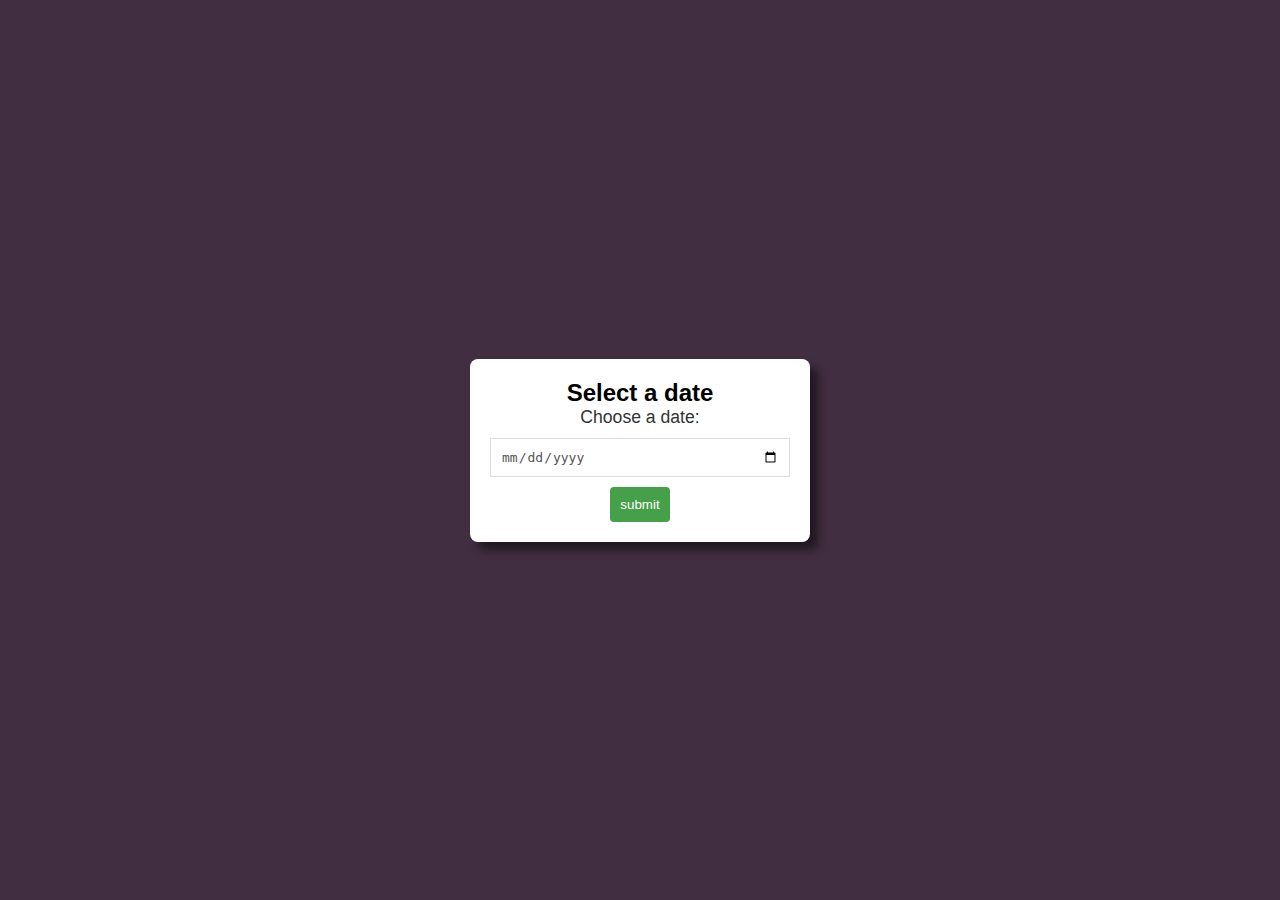
<file: DOB selector/index.html>
<!DOCTYPE html>
<html lang="en">

<head>
    <meta charset="UTF-8">
    <meta name="viewport" content="width=device-width, initial-scale=1.0">
    <title>Document</title>
    <link rel="stylesheet" href="style.css">
</head>

<body>
    <div class="date-form">
        <h2>Select a date</h2>
        <form>
            <label for="date">Choose a date:</label>
            <input type="date" id="date" name="date">
            <input type="submit" value="submit" >
        </form>
    </div>
</body>

</html>
</file>
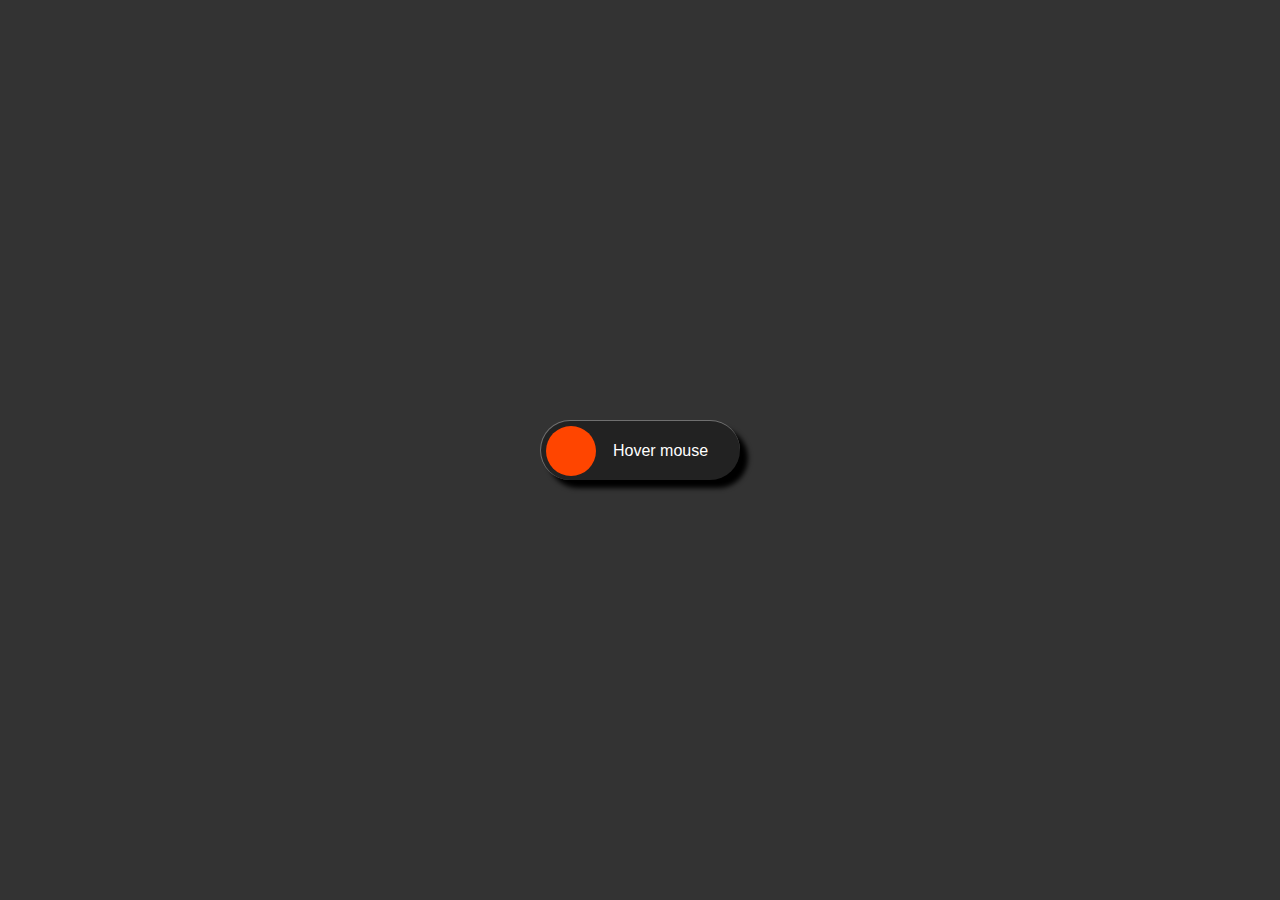
<file: hoverButton/index.html>
<!DOCTYPE html>
<html lang="en">
<head>
    <meta charset="UTF-8">
    <meta name="viewport" content="width=device-width, initial-scale=1.0">
    <title>Document</title>
    <link rel="stylesheet" href="style.css">
</head>
<body>
    <a href="#" class="box">Hover mouse<span>
        <i class="fa-solid fa-arrow-right"> </i>
    </span> </a>
</body>
</html>
</file>
<file: DOB selector/style.css>
*{
    margin: 0;
    padding: 0;
}
body {
    display: flex;
    justify-content: center;
    align-items: center;
    height: 100vh;
    margin: 0;
    font-family: arial, sans-serif;
    background-color: rgb(65, 46, 65);
}

.date-form {
    background-color: #ffff;
    padding: 20px;
    border-radius: 8px;
    box-shadow: 8px 8px 8px rgba(0, 0, 0, 0.5);
    text-align: center;
    width: 300px;
}

label {
    font-size: 1.1em;
    color: #333333;
}

input[type="date"] {
    width: 100%;
    padding: 10px;
    margin-top: 10px;
    margin-bottom: 10px;
    border: 1px solid #ddd;
    box-sizing: border-box;
    font-size: 1em;
    color: #555;
    outline: none;
    transition: all border-color 0.3s ease;
}

input[type="date"]:focus {
    border-color: #4caf50;
}

input[type="submit"] {

    background-color: #45a049;
    color: #ffff;
    padding: 10px 10px;
    border: none;
    border-radius: 4px;
    cursor: pointer;
    transition: background-color 0.3s ease;
}

input[type="submit"]:hover {
    background-color: #064109;
}
</file>
<file: hoverButton/style.css>
* {
      padding: 0;
      margin: 0;
      font-family: 'poppins', sans-serif;
      box-sizing: border-box;
  }

  body {
      background-color: #333333;
      height: 100vh;
      display: flex;
      align-items: center;
      justify-content: center;
  }

  .box {
      width: 200px;
      height: 60px;
      border-radius: 50px;
      position: relative;
      background-color: #222222;
      text-decoration: none;
      color: #aaaaaa;
      display: flex;
      align-items: center;
      justify-content: center;
      border-top: 1px solid rgb(255, 255, 255, 0.35);
      border-left: 1px solid rgb(255, 255, 255, 0.35);
      padding-left: 40px;
      color: white;
      transition: 0.5s ease-in-out;
      box-shadow: 8px 8px 5px black;
  }

  .box:hover {
      padding-left: 0px;
      padding-right: 40px;
      color: rgb(36, 36, 36);
      font-weight: 600;
      /* left: calc(100% - 55px); */
      background-color: rgb(174, 170, 170);
  }

  .box span {
      position: absolute;
      left: 5px;
      width: 50px;
      height: 50px;
      border-radius: 50%;
      background-color: orangered;
      color: white;
      display: flex;
      align-items: center;
      justify-content: center;
      transition: 0.5s ease-in-out;
  }

  .box:hover span {
      left: calc(100% - 55px);
      background-color: green;
  }
</file>
